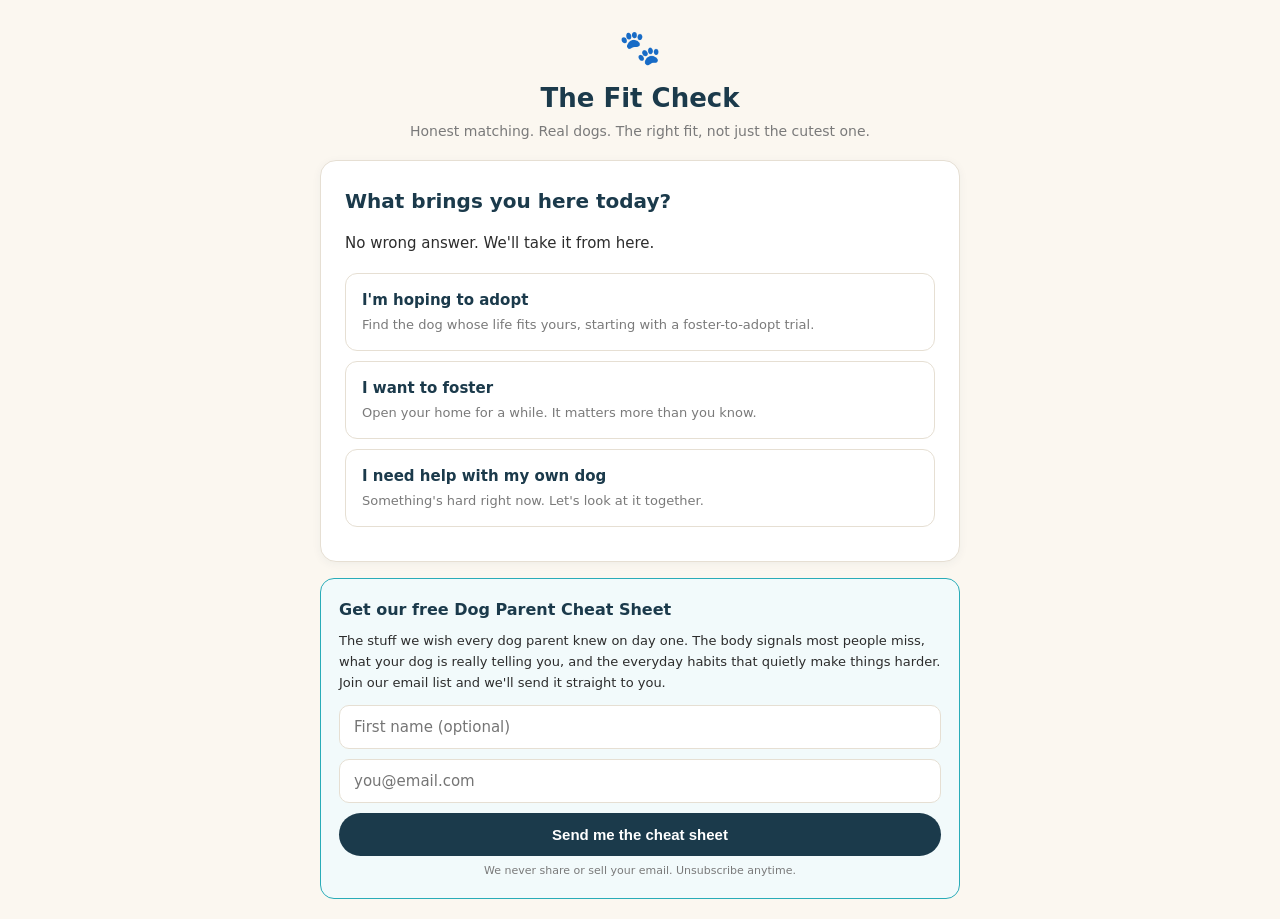
<file: index.html>
<!DOCTYPE html>
<html lang="en"><head><meta charset="UTF-8">
<meta name="viewport" content="width=device-width, initial-scale=1.0">
<title>The Fit Check | Legacy Paws</title>
<link rel="stylesheet" href="style.css">
</head>
<body>
<div class="wrap">
  <div class="brand">
    <div class="paw">🐾</div>
    <h1>The Fit Check</h1>
    <p>Honest matching. Real dogs. The right fit, not just the cutest one.</p>
  </div>
  <div class="card">
    <h2>What brings you here today?</h2>
    <p class="lead">No wrong answer. We'll take it from here.</p>
    <a class="opt" style="text-decoration:none;" data-href="match.html?intent=adopt"><strong>I'm hoping to adopt</strong>
      <span>Find the dog whose life fits yours, starting with a foster-to-adopt trial.</span></a>
    <a class="opt" style="text-decoration:none;" data-href="match.html?intent=foster"><strong>I want to foster</strong>
      <span>Open your home for a while. It matters more than you know.</span></a>
    <a class="opt" style="text-decoration:none;" data-href="help.html"><strong>I need help with my own dog</strong>
      <span>Something's hard right now. Let's look at it together.</span></a>
  </div>
  <div id="subscribe"></div>
</div>
<script src="shared.js"></script>
<script>
  subscribeBlock(document.getElementById('subscribe'), 'front-door');
  // Carry ?rescue=... through to whichever tool they pick.
  const r = new URLSearchParams(location.search).get('rescue');
  document.querySelectorAll('[data-href]').forEach(a=>{
    let h = a.dataset.href;
    if(r) h += (h.includes('?')?'&':'?') + 'rescue=' + encodeURIComponent(r);
    a.href = h;
  });
</script>
</body></html>
</file>
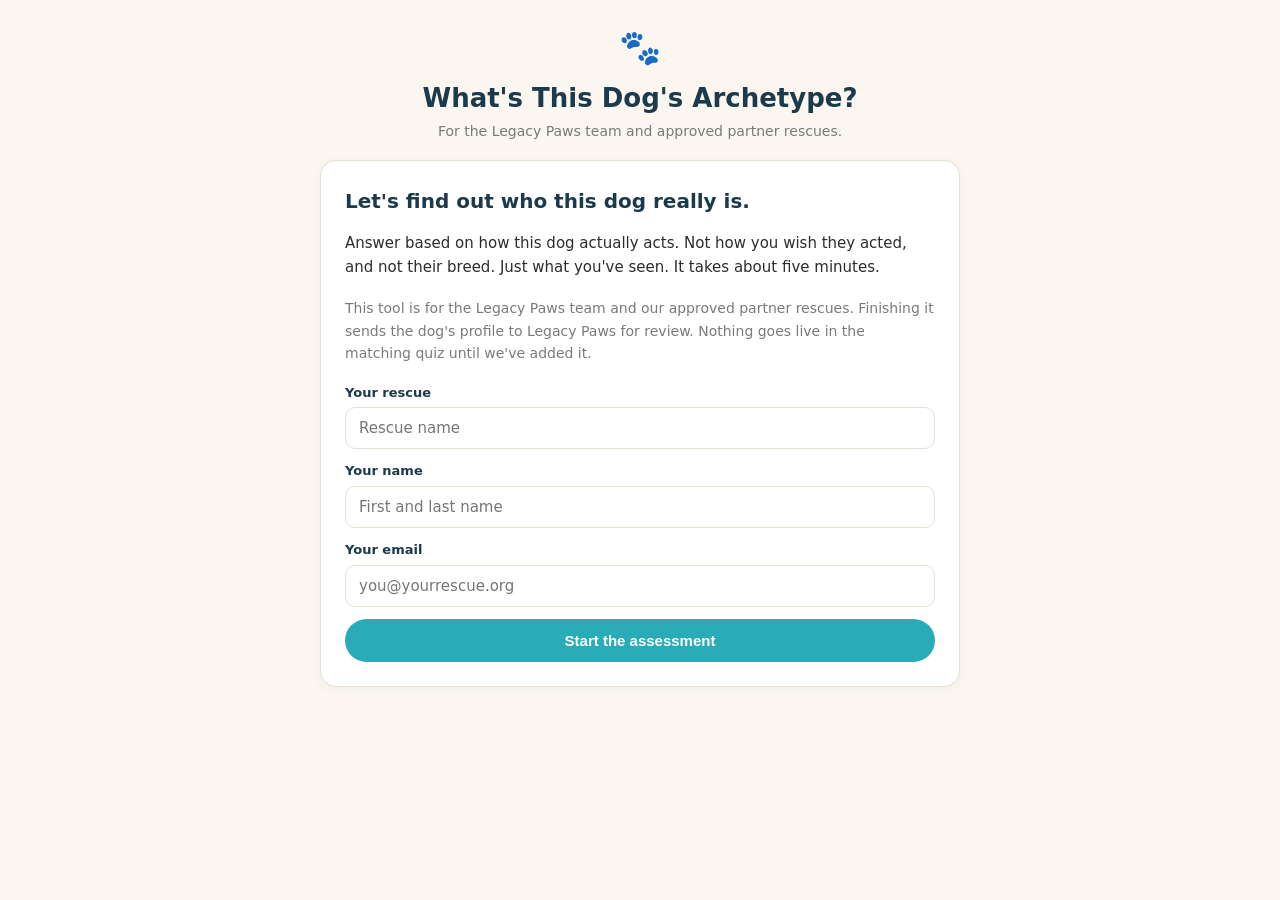
<file: dog-archetype.html>
<!DOCTYPE html>
<html lang="en"><head><meta charset="UTF-8">
<meta name="viewport" content="width=device-width, initial-scale=1.0">
<meta name="robots" content="noindex">
<title>Dog Archetype Assessment | Legacy Paws</title>
<link rel="stylesheet" href="style.css">
<style>
  .field{margin-bottom:12px;}
  .field label{display:block;font-size:13px;font-weight:600;color:var(--navy);margin-bottom:4px;}
  .field input,.field textarea{width:100%;border:1.5px solid var(--line);border-radius:10px;padding:11px 13px;
    font-size:15px;font-family:inherit;}
  .field textarea{min-height:110px;resize:vertical;}
  .field input:focus,.field textarea:focus{outline:none;border-color:var(--teal);}
  .field .hint{font-size:12px;color:var(--muted);margin-top:3px;}
  .err{font-size:13px;color:var(--coral);margin-bottom:8px;display:none;}
  .arch{border:1px solid var(--line);border-left:4px solid var(--teal);border-radius:12px;padding:18px;
    background:#f2fafb;margin-bottom:14px;}
  .arch .kicker{font-size:11px;font-weight:700;text-transform:uppercase;letter-spacing:.06em;color:var(--teal);}
  .arch h3{font-size:22px;color:var(--navy);margin:2px 0 8px;}
  .arch .scene{font-style:italic;margin-bottom:10px;}
  .arch p{font-size:14px;margin-bottom:6px;}
  .runner{background:#fffdf6;border:1px solid var(--line);border-radius:10px;padding:12px 14px;font-size:13px;margin-bottom:14px;}
  .gates{background:#fff;border:1px solid var(--line);border-radius:12px;padding:14px 16px;font-size:14px;margin-bottom:14px;}
  .gates li{margin-left:18px;}
  details.team{margin-top:16px;font-size:13px;}
  details.team pre{background:#1B3A4B;color:#EFE9DF;border-radius:10px;padding:12px;white-space:pre-wrap;
    word-break:break-word;font-size:12px;margin-top:8px;}
  .seg{display:flex;gap:8px;margin-bottom:6px;flex-wrap:wrap;}
  .seg button{flex:1;min-width:90px;background:#fff;border:1.5px solid var(--line);border-radius:10px;
    padding:10px 8px;font-size:14px;cursor:pointer;color:var(--ink);}
  .seg button.on{border-color:var(--teal);background:#e8f7f8;color:var(--navy);font-weight:600;}
  .gate-row{margin-bottom:14px;}
  .gate-row .q{font-size:15px;font-weight:600;color:var(--navy);margin-bottom:6px;}
</style>
</head>
<body>
<div class="wrap">
  <div class="brand">
    <div class="paw">🐾</div>
    <h1>What's This Dog's Archetype?</h1>
    <p>For the Legacy Paws team and approved partner rescues.</p>
  </div>
  <div class="card" id="app"></div>
</div>

<script src="archetypes.js"></script>
<script src="shared.js"></script>
<script>
/* ============================================================
   LEGACY PAWS: DOG ARCHETYPE ASSESSMENT
   For staff, fosters, and APPROVED partner rescues only.
   Nothing here publishes a dog. It sends a profile to Legacy Paws
   (path: 'dog-profile' in QuizLeads) for review. A dog only goes
   live in the matching quiz once Legacy Paws adds it to dogs.json
   under a rescue marked "approved": true.
   ============================================================ */
const app = document.getElementById('app');
const go = makeGo(app);
const params = new URLSearchParams(location.search);
let S = { about:{}, scores:{}, picks:{}, gates:{}, dog:{} };

/* ---------- Part A: the nine archetype questions ---------- */
const AQ = [
  {q:"How would you describe this dog's energy day to day?", opts:[
    ['Low, mostly resting, content to lie around', {'lap-anchor':2,'porch-sitter':2}],
    ['Moderate, a steady mix of rest and activity', {'family-glue':1,'shadow':1}],
    ['High, always ready to go, hard to tire out', {'trail-buddy':2,'backyard-romper':2}]]},
  {q:'Where does this dog seem happiest?', opts:[
    ['Glued to your side or curled in your lap', {'lap-anchor':2,'shadow':1}],
    ['Following you from room to room', {'shadow':2}],
    ['Out on a trail, hike, or run', {'trail-buddy':2}],
    ['Tearing around a yard with a toy', {'backyard-romper':2}],
    ['A sunny, quiet spot, mostly by themselves', {'porch-sitter':2}]]},
  {q:'How does this dog react to new people?', opts:[
    ['Warms up to almost anyone, fast', {'family-glue':2}],
    ['Cautious at first, but comes around', {'slow-trust-sweetheart':1,'one-person-dog':1}],
    ['Friendly enough, but clearly has a favorite person', {'one-person-dog':2}],
    ['Takes real time, needs a slow, patient introduction', {'slow-trust-sweetheart':3}]]},
  {q:'How does this dog handle a busy, noisy household (kids, guests, chaos)?', opts:[
    ['Thrives in it, the more going on the better', {'family-glue':2}],
    ['Handles it fine, nothing special either way', {'family-glue':1,'trail-buddy':1}],
    ['Gets overwhelmed and needs to retreat', {'slow-trust-sweetheart':2,'lap-anchor':1}]]},
  {q:'How does this dog handle being left alone?', opts:[
    ['Struggles, real distress, hard to leave', {'shadow':2,'one-person-dog':1}],
    ['Some fussing at first, but settles', {'slow-trust-sweetheart':1}],
    ['Totally fine, genuinely independent', {'trail-buddy':1,'family-glue':1,'porch-sitter':1}]]},
  {q:"What's this dog's relationship with play?", opts:[
    ['Loves toys, fetch, zoomies. Play is everything', {'backyard-romper':2}],
    ['More into affection and closeness than play', {'lap-anchor':2}],
    ['Wants a real job: hiking, running, working alongside you', {'trail-buddy':2}],
    ["Doesn't play much, just wants to be near you", {'shadow':1,'porch-sitter':1}]]},
  {q:'Who does this dog bond with in a household?', opts:[
    ['Everyone pretty equally', {'family-glue':2}],
    ['One specific person, clearly above everyone else', {'one-person-dog':3}],
    ["Whoever's giving them attention in the moment", {'lap-anchor':1}]]},
  {q:'Where is this dog in life?', opts:[
    ['Senior or low-key by nature, wants an easy pace', {'porch-sitter':3}],
    ['Young and full of go', {'trail-buddy':1,'backyard-romper':1}],
    ['Middle-aged, settled temperament either way', {}]]},
  {q:"What do you know about this dog's past, if anything?", opts:[
    ['Signs of past under-socialization, trauma, or neglect', {'slow-trust-sweetheart':2}],
    ['Seems to have had a stable, social upbringing', {'family-glue':1}],
    ['Unknown, no real signal either way', {}]]},
];

/* ---------- Part B: safety gates (these decide who sees the dog) ---------- */
const GQ = [
  {key:'young_kids',    q:'Young children under 6?'},
  {key:'kids',          q:'Older kids (school age and up)?'},
  {key:'dogs',          q:'Other dogs?'},
  {key:'cats',          q:'Cats?'},
  {key:'small_animals', q:'Small animals or livestock (rabbits, chickens, goats)?'},
];

/* ---------- Intro ---------- */
function intro(){
  go(()=>{
    app.appendChild(el(`<div>
      <h2>Let's find out who this dog really is.</h2>
      <p class="lead">Answer based on how this dog actually acts. Not how you wish they acted, and not their breed. Just what you've seen. It takes about five minutes.</p>
      <p class="lead" style="font-size:14px;color:var(--muted);">This tool is for the Legacy Paws team and our approved partner rescues. Finishing it sends the dog's profile to Legacy Paws for review. Nothing goes live in the matching quiz until we've added it.</p>
      <div class="err" id="err">Please fill in your rescue name and a valid email.</div>
      <div class="field"><label>Your rescue</label><input id="a-rescue" value="${esc(params.get('rescue')||'')}" placeholder="Rescue name"></div>
      <div class="field"><label>Your name</label><input id="a-name" placeholder="First and last name"></div>
      <div class="field"><label>Your email</label><input id="a-email" type="email" placeholder="you@yourrescue.org"></div>
      <button class="btn full" id="go">Start the assessment</button>
    </div>`));
    document.getElementById('go').onclick=()=>{
      const rescue=document.getElementById('a-rescue').value.trim();
      const email=document.getElementById('a-email').value.trim();
      if(!rescue || !/^[^@\s]+@[^@\s]+\.[^@\s]+$/.test(email)){ document.getElementById('err').style.display='block'; return; }
      S.about={ rescue, rescueId: params.get('rescue')||'', name:document.getElementById('a-name').value.trim(), email };
      S.scores={}; ARCHETYPE_KEYS.forEach(k=>S.scores[k]=0); S.picks={};
      askA(0);
    };
  });
}

const TOTAL = AQ.length + 2;  // nine questions + gates + dog details

function askA(i){
  if(i>=AQ.length){ askGates(); return; }
  const g=AQ[i];
  go(()=>{
    app.appendChild(el(`<div class="progress"><span style="width:${(i/TOTAL)*100}%"></span></div>`));
    const box=el(`<div><p class="lead" style="margin-bottom:6px;color:var(--muted);">Question ${i+1} of ${AQ.length}</p><h2>${g.q}</h2></div>`);
    g.opts.forEach(([t,pts])=>{
      const b=el(`<button class="opt"><strong>${esc(t)}</strong></button>`);
      b.onclick=()=>{ for(const k in pts) S.scores[k]+=pts[k]; S.picks['q'+(i+1)]=t; askA(i+1); };
      box.appendChild(b);
    });
    app.appendChild(box);
  });
}

function askGates(){
  go(()=>{
    app.appendChild(el(`<div class="progress"><span style="width:${(AQ.length/TOTAL)*100}%"></span></div>`));
    const box=el(`<div>
      <h2>Who can this dog safely live with?</h2>
      <p class="lead">These answers decide which homes ever see this dog, so be honest. If you haven't seen it, choose <b>Not sure</b> and we'll treat it as a no until we know more.</p>
    </div>`);
    const rows=GQ.map(g=>({g, val:null})).concat([{g:{key:'experienced', q:'Does this dog need an experienced handler? (Not a fit for first-time owners)'}, val:null, yn:true}]);
    rows.forEach(r=>{
      const row=el(`<div class="gate-row"><div class="q">${r.yn?r.g.q:'Can live with '+r.g.q.charAt(0).toLowerCase()+r.g.q.slice(1)}</div><div class="seg"></div></div>`);
      const seg=row.querySelector('.seg');
      const choices = r.yn ? [['Yes','yes'],['No','no']] : [['Yes','yes'],['No','no'],['Not sure','unsure']];
      choices.forEach(([t,v])=>{
        const b=el(`<button>${t}</button>`);
        b.onclick=()=>{ r.val=v; seg.querySelectorAll('button').forEach(x=>x.classList.remove('on')); b.classList.add('on'); };
        seg.appendChild(b);
      });
      box.appendChild(row);
    });
    box.appendChild(el(`<div class="err" id="gerr">Please answer every question.</div>`));
    const next=el(`<button class="btn full">Next</button>`);
    next.onclick=()=>{
      if(rows.some(r=>!r.val)){ document.getElementById('gerr').style.display='block'; return; }
      S.gates={}; rows.forEach(r=>S.gates[r.g.key]=r.val);
      askDog();
    };
    box.appendChild(next);
    app.appendChild(box);
  });
}

function askDog(){
  go(()=>{
    app.appendChild(el(`<div class="progress"><span style="width:${((AQ.length+1)/TOTAL)*100}%"></span></div>`));
    app.appendChild(el(`<div>
      <h2>Tell us about this dog.</h2>
      <div class="err" id="derr">Please add the dog's name and story.</div>
      <div class="field"><label>Dog's name</label><input id="d-name"></div>
      <div class="field"><label>Photo link</label><input id="d-photo" placeholder="https://...">
        <div class="hint">Optional. A link to one good, clear photo.</div></div>
      <div class="field"><label>Their story</label><textarea id="d-story" placeholder="Where they came from, what they've been through, what they're like now. The honest version, including the hard parts."></textarea></div>
      <div class="field"><label>Who is this dog perfect for?</label><input id="d-why" placeholder="One sentence, like: You have a calm home and the patience to let a shy girl warm up.">
        <div class="hint">Optional. We'll use the archetype's description if you leave it blank.</div></div>
      <div class="field"><label>Link to this dog's page</label><input id="d-link" placeholder="https://...">
        <div class="hint">Optional. Where people go to apply for this dog.</div></div>
      <button class="btn full" id="see">See this dog's archetype</button>
    </div>`));
    document.getElementById('see').onclick=()=>{
      const name=document.getElementById('d-name').value.trim(), story=document.getElementById('d-story').value.trim();
      if(!name || !story){ document.getElementById('derr').style.display='block'; return; }
      S.dog={ name, story,
        photo:document.getElementById('d-photo').value.trim(),
        why:document.getElementById('d-why').value.trim(),
        link:document.getElementById('d-link').value.trim() };
      result();
    };
  });
}

function buildProfile(top){
  const not_with = GQ.filter(g=>S.gates[g.key]!=='yes').map(g=>g.key);
  // If older kids are a no, young kids are a no too.
  if(not_with.includes('kids') && !not_with.includes('young_kids')) not_with.unshift('young_kids');
  return {
    id: S.dog.name.toLowerCase().replace(/[^a-z0-9]+/g,'-').replace(/^-|-$/g,''),
    rescue: S.about.rescueId || S.about.rescue.toLowerCase().replace(/[^a-z0-9]+/g,'-').replace(/^-|-$/g,''),
    name: S.dog.name, emoji: '🐶', photo: S.dog.photo,
    status: 'available',
    archetype: top,
    not_with,
    experienced_only: S.gates.experienced==='yes',
    why: S.dog.why, story: S.dog.story, link: S.dog.link
  };
}

function result(){
  const ranked = ARCHETYPE_KEYS.slice().sort((a,b)=>S.scores[b]-S.scores[a]);
  const top=ranked[0], second=ranked[1];
  const close = S.scores[top]-S.scores[second] <= 1 && S.scores[second]>0;
  const A=ARCHETYPES[top], B=ARCHETYPES[second];
  const profile = buildProfile(top);
  const gateLines = GQ.map(g=>`<li>${S.gates[g.key]==='yes'?'Can live with':'Not shown to homes with'} ${g.q.replace('?','').toLowerCase()}${S.gates[g.key]==='unsure'?' (not sure yet)':''}</li>`).join('')
    + `<li>${profile.experienced_only?'Experienced handlers only':'Open to first-time owners'}</li>`;

  go(()=>{
    app.appendChild(el(`<div>
      <div class="arch">
        <div class="kicker">${esc(S.dog.name)}'s archetype is</div>
        <h3>${A.name}</h3>
        <div class="scene">${A.scene}</div>
        <p><b>Ideal traits:</b> ${A.traits}</p>
        <p><b>Best fit:</b> ${A.fit}</p>
      </div>
      ${close?`<div class="runner"><b>Close call.</b> ${esc(S.dog.name)} also scored high as <b>${B.name}</b>: ${B.scene} Keep both in mind when you write their profile.</div>`:''}
      <div class="gates"><b>Who will see ${esc(S.dog.name)} in the matching quiz</b><ul style="margin-top:6px;">${gateLines}</ul></div>
      <div class="err" id="serr">Something went wrong. Please try again.</div>
      <button class="btn full navy" id="send">Send ${esc(S.dog.name)}'s profile to Legacy Paws</button>
      <p class="privacy" style="margin-top:8px;">We review every dog before it goes live, and we'll reach out if we have questions.</p>
      <div id="sent"></div>
      <button class="btn ghost restart" id="again">Assess another dog</button>
      <details class="team"><summary>For the Legacy Paws team: ready-to-paste entry for dogs.json</summary><pre>${esc(JSON.stringify(profile,null,2))}</pre></details>
    </div>`));
    document.getElementById('again').onclick=()=>{ S.scores={}; ARCHETYPE_KEYS.forEach(k=>S.scores[k]=0); S.picks={}; askA(0); };
    document.getElementById('send').onclick=()=>{
      const btn=document.getElementById('send'); btn.textContent='Sending...'; btn.disabled=true;
      const contact={
        email:S.about.email, name:S.about.name, path:'dog-profile',
        tags:['dog-profile','needs-review','rescue:'+profile.rescue,'archetype:'+top],
        resultLabel:'Dog profile for review | Rescue: '+S.about.rescue+' | Dog: '+S.dog.name
          +' | Archetype: '+ARCHETYPES[top].name+(close?' (close call: '+ARCHETYPES[second].name+')':'')
          +' || DOGS.JSON ENTRY: '+JSON.stringify(profile),
        details:'Rescue: '+S.about.rescue+' | Dog: '+S.dog.name+' | '+Object.entries(S.picks).map(([k,v])=>k+'='+v).join('; ')
               +' | gates: '+JSON.stringify(S.gates)
               +'\n\nDOGS.JSON ENTRY (copy everything below):\n'+JSON.stringify(profile,null,2),
        rescueName:S.about.rescue, dogProfile:profile, scores:S.scores
      };
      lpSend(contact).then(()=>{
        btn.remove();
        document.getElementById('sent').innerHTML=`<div class="ok">Sent. Thank you for taking the time to really know ${esc(S.dog.name)}. 🐾</div>`;
      }).catch(()=>{ btn.textContent='Try again'; btn.disabled=false; document.getElementById('serr').style.display='block'; });
    };
  });
}

intro();
</script>
</body></html>
</file>
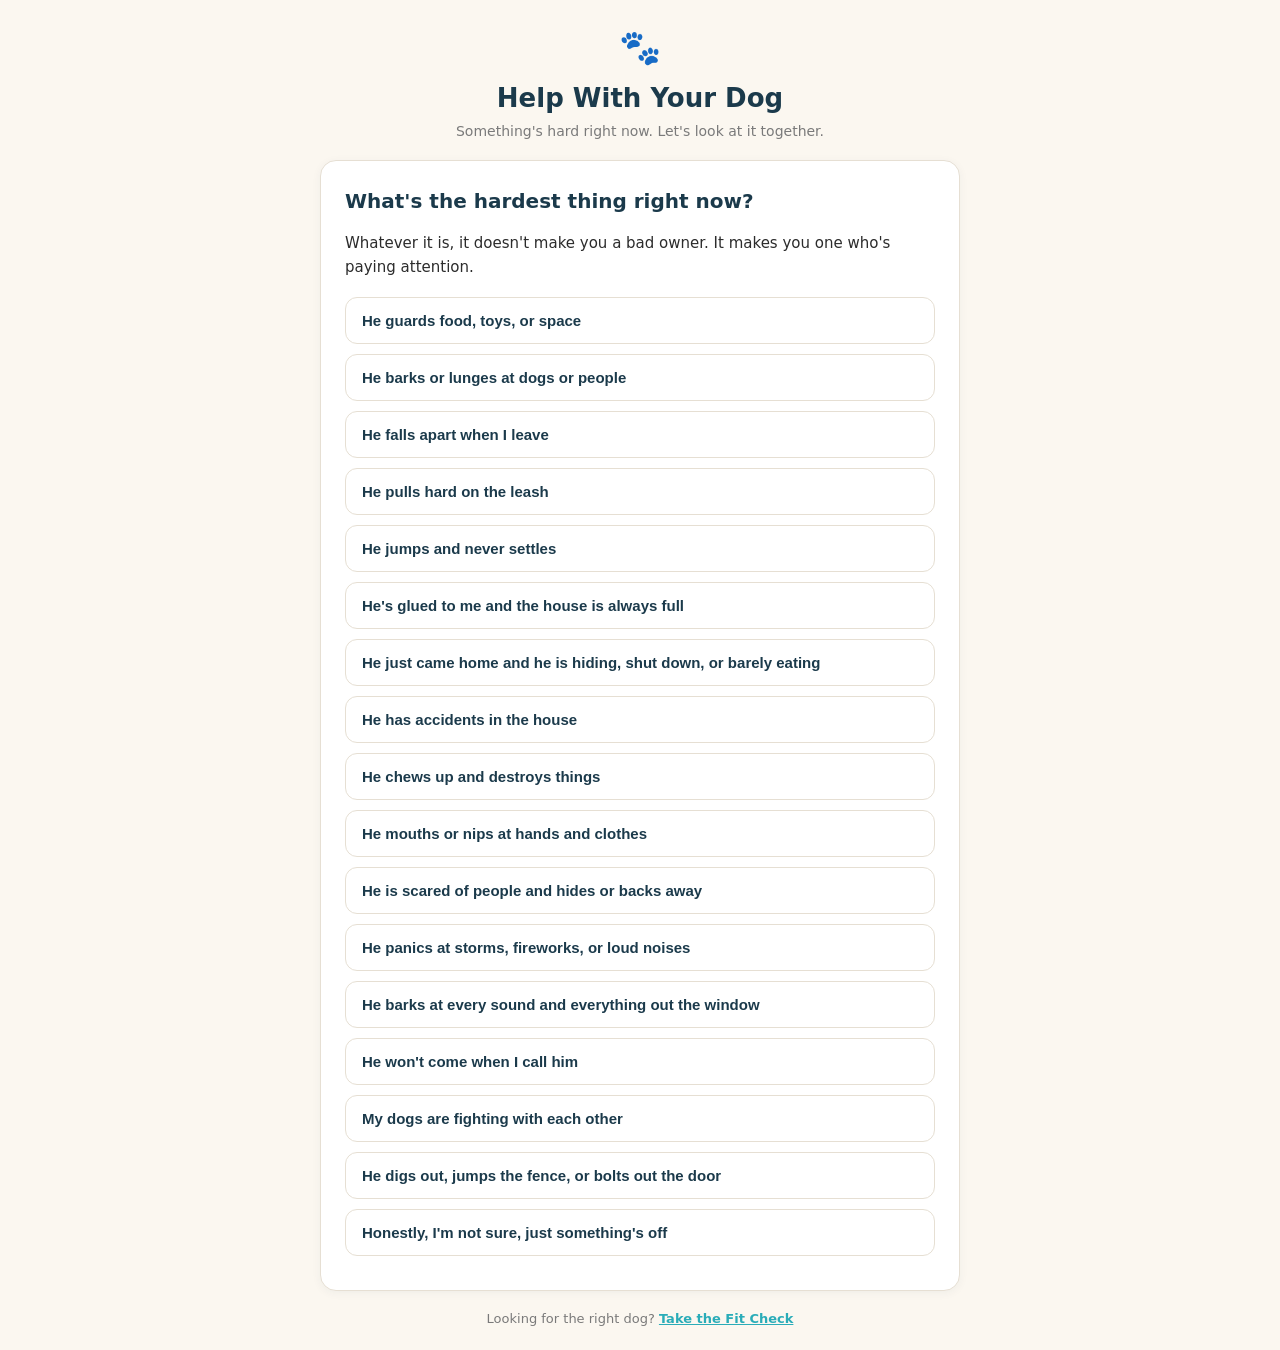
<file: help.html>
<!DOCTYPE html>
<html lang="en"><head><meta charset="UTF-8">
<meta name="viewport" content="width=device-width, initial-scale=1.0">
<title>Help With Your Dog | Legacy Paws</title>
<link rel="stylesheet" href="style.css">
</head>
<body>
<div class="wrap">
  <div class="brand">
    <div class="paw">🐾</div>
    <h1>Help With Your Dog</h1>
    <p>Something's hard right now. Let's look at it together.</p>
  </div>
  <div class="card" id="app"></div>
  <div class="crosslink" id="crosslink"></div>
</div>

<script src="shared.js"></script>
<script>
/* ============================================================
   LEGACY PAWS: HELP WITH MY DOG (standalone)
   Share link: help.html   (add ?rescue=<id> to tag leads
   with the partner who sent them)
   ============================================================ */
const params = new URLSearchParams(location.search);
const SCOPE = (params.get('rescue')||'').trim().toLowerCase() || null;
const app = document.getElementById('app');
const go = makeGo(app);
let STATE = { path:'help', answers:{}, result:null };

document.getElementById('crosslink').innerHTML =
  `Looking for the right dog? <a href="match.html${SCOPE?'?rescue='+encodeURIComponent(SCOPE):''}">Take the Fit Check</a>`;

/* ---------------- HELP PATH (mismatch engine) ---------------- */
const HELP_Q=[
  {key:'issue', q:"What's the hardest thing right now?", opts:[
    {t:'He guards food, toys, or space', v:'guard'},
    {t:'He barks or lunges at dogs or people', v:'react'},
    {t:'He falls apart when I leave', v:'sep'},
    {t:'He pulls hard on the leash', v:'leash'},
    {t:'He jumps and never settles', v:'jump'},
    {t:"He's glued to me and the house is always full", v:'velcro'},
    {t:'He just came home and he is hiding, shut down, or barely eating', v:'shutdown'},
    {t:'He has accidents in the house', v:'potty'},
    {t:'He chews up and destroys things', v:'chew'},
    {t:'He mouths or nips at hands and clothes', v:'nip'},
    {t:'He is scared of people and hides or backs away', v:'shy'},
    {t:'He panics at storms, fireworks, or loud noises', v:'noise'},
    {t:'He barks at every sound and everything out the window', v:'bark'},
    {t:"He won't come when I call him", v:'recall'},
    {t:'My dogs are fighting with each other', v:'housefight'},
    {t:'He digs out, jumps the fence, or bolts out the door', v:'escape'},
    {t:"Honestly, I'm not sure, just something's off", v:'unsure'}]},
];

const PLANS={
  guard:{title:'He growls over his food',
    read:"That growl isn't him being bad. It's him telling the truth: in some earlier life, things he needed disappeared, and now he's keeping what's his the only way he knows how.",
    feeling:'Fear of losing what he needs to survive. Not dominance. Survival.',
    getting:'Right now the growl works. People back off, so it keeps happening. We change what it earns him.',
    now:"Never punish the growl. The growl is the warning label. Punish it and you get a dog who bites with no warning. Instead, walk past his bowl and drop something better in it, chicken, cheese, so your approach starts to mean good things arrive, not leave. Hand-feed a few meals so the food literally comes from you. If you must move a bowl, lift it straight up when it's empty, never drag it out from under him.",
    backfire:'Taking his bowl away "to show him who\'s boss" teaches him you are the threat he feared. It makes guarding worse, not better.',
    help:"Help is more there than it looks. Most food guarding settles with steady, calm work like this over a few weeks. If he's already bitten or it's escalating, a certified behavior consultant can work alongside you, and that's a strength, not a failure."},
  react:{title:'He barks and lunges',
    read:"A dog who lunges usually isn't angry. He's scared, and he's learned that making himself big and loud makes the scary thing go away.",
    feeling:'Fear dressed up as bravado. He wants distance, and noise buys it.',
    getting:'Every time he barks and the other dog passes, his outburst "worked." It gets reinforced daily.',
    now:"Give him distance before he tips over. Find the range where he notices the trigger but can still take a treat, and work there. The second he sees the other dog, feed him, so the trigger predicts chicken instead of conflict. Don't march him up to other dogs to make him deal with it. Turn and make space. Calm is a direction you walk toward.",
    backfire:'Yanking the leash or yelling when he reacts adds your stress to his. Now the trigger means both danger and your anger.',
    help:"Help is more there than it looks. Distance plus good timing changes a lot of dogs. If he's big, strong, or has a bite history, a reactivity-experienced trainer is the right call, and reaching for one means you're taking it seriously."},
  sep:{title:'He falls apart the second you leave',
    read:"This isn't him being needy or spiteful. A dog who panics alone is a dog who, somewhere, got left and it meant something terrible.",
    feeling:'Genuine panic. Closer to a human panic attack than to misbehavior.',
    getting:"Long emotional goodbyes and big homecomings tell him departures are a huge deal. We make them boring.",
    now:"Keep comings and goings flat and calm, no drama either direction. Practice leaving for seconds, then minutes, building up slowly so being alone stops predicting abandonment. Give him something that lasts, a stuffed frozen Kong, tied to you walking out, so the door starts to mean good things.",
    backfire:'Punishing the mess or the noise you come home to adds fear to a dog who is already terrified. He can\'t connect it to anything except that you came back upset.',
    help:"Help is more there than it looks. Mild cases ease with slow, steady practice. True separation panic is real and treatable, often faster with a behavior professional and sometimes your vet, and using them is wisdom, not weakness."},
  leash:{title:'He drags you down the street',
    read:"He's not trying to dominate the walk. The world is thrilling and he simply never learned that a loose leash is how you get to keep moving.",
    feeling:'Excitement and a lack of a rule he was never taught.',
    getting:'Right now pulling works, he pulls, he gets forward. So he pulls harder.',
    now:"Make pulling stop working. The moment the leash goes tight, you stop, like a tree. Slack returns, you move again. Boring but it teaches fast: tight leash, nothing happens; loose leash, the walk continues. Reward him for being beside you with a treat down at your knee so that spot pays off.",
    backfire:'Jerking him back constantly just builds a dog who leans into pressure harder. You become part of the tug-of-war.',
    help:"Help is more there than it looks. Most pulling is a teaching problem and gets better with consistency. A good force-free trainer can shortcut it, especially if he's strong enough to hurt you."},
  jump:{title:'He jumps on everyone',
    read:"Jumping is love with no off switch. He's not being rude, he's flooded with joy and his whole body says hello.",
    feeling:'Pure social excitement looking for a place to land.',
    getting:'He jumps, he gets eyes, hands, words, even "off!" is attention. It pays.',
    now:"Make four-on-the-floor the thing that earns attention. When he jumps, turn away and go quiet, no eyes, no touch, no talk. The instant his feet land, turn back and reward. Ask guests to do the same. He learns the fastest way to get the person is to keep his feet down.",
    backfire:'Kneeing him or shoving him off reads as rough play to an excited dog. Some jump more, because hey, you engaged.',
    help:"Help is more there than it looks. This one usually fixes itself with everyone staying consistent. If he's big enough to knock someone over, a trainer can speed it up."},
  velcro:{title:"A close-bonded dog in a house that's always full",
    read:"He found his person, you, and after whatever came before, he's terrified to let you out of sight. The full house just gives him more to track and more to lose.",
    feeling:'Insecurity. He hasn\'t yet learned that you always come back.',
    getting:'Following you everywhere gets reassured every time. We help him feel safe at a small distance too.',
    now:"Build tiny absences inside the house. Step behind a door and come right back, before he panics, so distance stops being scary. Give him a great spot of his own, a bed with something that smells like you, near the action but his. Reward him for settling there on his own. Let calm be where the good stuff happens.",
    backfire:'Shooing him away to "teach independence" confirms his fear that closeness to you is unstable. Gentle, predictable distance works better than rejection.',
    help:"Help is more there than it looks. Most velcro dogs relax as they learn the house is safe. If it tips into true panic when you leave, a behavior professional can help you build his confidence."},
  shutdown:{title:"He just came home and he's shut down",
    read:"This is not him rejecting you. Everything he knew just disappeared, the smells, the sounds, the people, and he has no way of knowing this place is safe yet. Hiding is how he protects himself while he figures it out.",
    feeling:'Overwhelm. His whole world changed overnight, and he is in survival mode until he learns the new one.',
    getting:'Hiding gives him control over the one thing he can control: how close the scary new world gets.',
    now:"Give him a quiet spot that is just his, a crate with the door open or a bed in a low-traffic corner, and let him come out on his own time. Sit nearby and read or scroll your phone so being around you is boring and safe. Keep the same routine every day, same meal times, same potty spots, so he can start predicting his life. Skip the visitors, the pet store trips, and the meet-the-family parties for a while. A lot of rescue dogs need days to decompress, weeks to learn the routine, and months to truly feel at home.",
    backfire:'Pulling him out to cuddle, or inviting everyone over to meet him, floods a dog who is already drowning. It teaches him people mean pressure, and it can set his trust back weeks.',
    help:"Help is more there than it looks. Most dogs start to unfold once they feel the routine is real. If he has not eaten at all in more than a day or two, or he is vomiting, has diarrhea, or seems lethargic, call your vet. That is not just nerves anymore."},
  potty:{title:'He has accidents in the house',
    read:"He is not doing it to get back at you. Dogs don't think that way. Either he never fully learned where the bathroom is, or a new home wiped out what he knew. A lot of rescue dogs have lived in kennels or outside, so indoors has no rules yet.",
    feeling:'Confusion. Sometimes discomfort, if something medical is going on.',
    getting:'Relief, wherever he happens to be when he needs it.',
    now:"Go back to puppy basics, no matter his age. Take him out after he wakes up, after he eats, after he plays, and every couple of hours in between. Go out with him, stay boring, and the second he finishes, praise him and give him a treat right there outside, not when you get back in. When you can't watch him, keep him in a small space like a crate or gated area. Clean accidents with an enzyme cleaner so the smell doesn't call him back to the same spot.",
    backfire:'Rubbing his nose in it or scolding him after the fact only teaches him that peeing in front of you is dangerous. Then he starts sneaking off to go behind the couch.',
    help:"Help is more there than it looks. Consistency usually turns this around in a few weeks. If a dog who was fully house-trained suddenly starts having accidents, or he is peeing a lot or straining, see your vet first. Infections and other medical problems often show up this way."},
  chew:{title:'He chews up and destroys things',
    read:"He's not being spiteful. Chewing is how dogs cope, explore, and calm themselves down. A bored or anxious dog will find something to chew. It just might be your shoes.",
    feeling:'Boredom, stress, or teething in a young dog. Chewing literally feels good and calms him.',
    getting:'Relief and something to do. The chewing itself is the reward.',
    now:"Give him things he is allowed to destroy, and rotate them so they stay interesting: chews, stuffed frozen Kongs, cardboard boxes, snuffle mats. Put away what you can't afford to lose while he's learning. If you catch him chewing something wrong, calmly trade it for something right, no drama. Add more sniffing walks and puzzle feeders. A dog who has used his brain all day chews less at night.",
    backfire:"Chasing him to get the thing back turns it into the best game ever. Punishing him after you find the mess teaches him nothing, because he can't connect it to something he did hours ago.",
    help:"Help is more there than it looks. Most destructive chewing fades with outlets and management. If it only happens when he's alone, and he goes after doors, windows, or crates, that may be panic, not boredom, so look at the falls-apart-when-I-leave plan too."},
  nip:{title:'He mouths and nips at hands',
    read:"He's not trying to hurt you. Mouths are how dogs play and explore. Puppies and teenage dogs especially have big feelings and no idea yet how soft human skin is.",
    feeling:'Excitement, play, and sometimes exhaustion. Overtired puppies get bitey, just like overtired toddlers get cranky.',
    getting:'Play and attention. When you squeal and wave your hands, it looks like you are playing back.',
    now:"Keep a toy in your hand and offer it the moment his mouth heads for skin, so he learns what's for biting. If teeth touch skin anyway, go still and quiet, and calmly end the game for a minute. Then try again. Make sure he is getting enough sleep. Young dogs need a lot, and a lot of nipping is really a dog who needs a nap.",
    backfire:'Tapping his nose, holding his mouth shut, or rough wrestling to show him who\'s in charge usually makes him play rougher, or makes him scared of hands coming at his face.',
    help:"Help is more there than it looks. Most mouthy puppies grow out of it with consistency. If he is an adult dog, if he's breaking skin, or if it comes with stiffness or growling instead of play, talk to a trainer or behavior professional."},
  shy:{title:"He's scared of people",
    read:"He's not being rude or unfriendly. Somewhere along the way, people either hurt him or he never got the chance to learn they could be safe. Backing away is him asking for space, politely.",
    feeling:'Fear. People feel unpredictable to him, and he does not trust what their hands are going to do.',
    getting:'Distance. Every time he backs off and the person leaves him alone, he feels safer, so it keeps working.',
    now:"Let him make the first move, every time. Ask guests to ignore him completely, no eye contact, no reaching, no talking to him, and to toss a treat on the floor away from themselves. If he comes over to sniff, let him sniff and walk away without being touched. Give him a safe place to go when company comes. Confidence gets built by him choosing to come close, not by being pushed close.",
    backfire:'Letting people walk up and pet him "so he gets used to it," or holding him while someone touches him, teaches him that people force things on him. That is how a scared dog learns he has to bite to be heard.',
    help:"Help is more there than it looks. Shy dogs blossom slowly, but they do blossom. If he's growling, snapping, or so scared he can't eat around people, a certified behavior consultant can help, and so can your vet."},
  noise:{title:'He panics at storms, fireworks, and loud noises',
    read:"This isn't him being dramatic. To a dog, thunder and fireworks can feel like the world is ending. The fear is real, and it often gets worse over time if nothing changes.",
    feeling:'Real terror. Shaking, panting, pacing, hiding, trying to escape.',
    getting:'He is not getting anything from this. He just needs the scary thing to stop.',
    now:"Make him a safe den, an interior room or a covered crate, with the blinds closed and a fan, TV, or white noise running. It is okay to comfort him. You can't reinforce fear by being kind, so sit with him if that helps. On firework nights and stormy days, make sure his collar and ID tags are on and doors and gates are secure, because scared dogs bolt. On calm days, you can play storm or firework sounds very quietly while he eats something wonderful, slowly turning it up over weeks.",
    backfire:'Making him "face it" outside, or shutting him away and ignoring him, can make the fear worse. Some dogs hurt themselves trying to escape.',
    help:"Help is more there than it looks. Noise fear is very common and very treatable. For dogs who panic hard, talk to your vet before the next storm season or holiday. There are medications made for exactly this, and using one is kindness, not giving up."},
  bark:{title:'He barks at every sound and everything out the window',
    read:"He thinks he has a job, and the job is guard duty. Every sound outside could be danger, and he's the only one taking it seriously.",
    feeling:'Alert and on edge. Sometimes boredom, sometimes worry.',
    getting:'It works, in his mind. He barks at the mail carrier, and the mail carrier leaves. Every single day, he wins.',
    now:"Block the view he's guarding. Window film, closed blinds, or moving the couch away from the window takes a lot off his shoulders. Run a fan or white noise to soften outside sounds. When he barks, go look, say a calm 'thank you,' then call him away to you and reward him for coming. Give him other things to do with his brain, chews, puzzles, sniffing walks, so the window isn't his whole world.",
    backfire:'Yelling at him to stop sounds like you are barking right along with him. Now he thinks you are worried too.',
    help:"Help is more there than it looks. Most alarm barking calms down a lot with management alone. If the barking comes with lunging, panic, or he can't settle at all, a trainer or behavior professional can help."},
  recall:{title:"He won't come when I call",
    read:"He's not ignoring you to be stubborn. He's learned that coming back usually means the fun ends: the leash goes on, the park is over, the bath starts.",
    feeling:'Torn between you and everything else, and right now everything else is winning.',
    getting:'More time doing what he wants. Running off pays off.',
    now:"Make coming to you the best thing that happens all day. Practice inside first, from a few feet away, and pay with something amazing every time, real chicken, not a dry biscuit. Never call him for something he dislikes. Go get him instead. Outside, use a long line until coming back is automatic. If his name or 'come' has turned into background noise, pick a brand new word and start fresh.",
    backfire:"Chasing him turns it into a game of keep-away. Scolding him when he finally does come teaches him that coming back gets him in trouble, so next time he won't.",
    help:"Help is more there than it looks. Recall is a skill, and skills get built. If he has a strong prey drive, is a flight risk, or lives near roads, keep him on a leash or long line outside a fenced area until a trainer helps you get it solid."},
  housefight:{title:'My dogs are fighting with each other',
    read:"Fights between dogs in the same home usually aren't random. There is often something underneath: tension over food, toys, space, or you, a dog who is in pain, or a new dog who got introduced faster than either dog could handle.",
    feeling:'Stress and competition. One or both dogs feel like something they need is under threat.',
    getting:'Each fight can make the next one more likely, because both dogs learn to expect trouble from each other.',
    now:"Keep them apart when you can't watch them. Use baby gates, crates, or separate rooms, and take turns giving them freedom. Feed them apart and pick up toys and chews that cause tension. Learn the warning signs, staring, freezing, stiff bodies, and calmly separate them before it boils over. If a fight does start, never reach in between them with your hands. Make a loud noise, put a barrier between them, or use a board or cushion instead.",
    backfire:'"Letting them work it out" usually leads to bigger fights and real injuries. Punishing the growling removes the warning and leaves the bite.',
    help:"Help is more there than it looks. Many homes with fighting dogs find peace again with management and the right plan. If there has been blood, if fights are getting worse, or if you are scared, please bring in a certified behavior professional now, and have your vet check both dogs for pain."},
  escape:{title:'He digs out, jumps the fence, or bolts out the door',
    read:"He's not trying to leave you. Something on the other side is calling him louder than anything inside: a scent, another dog, boredom, fear, or just the thrill of running.",
    feeling:'Usually boredom, frustration, or a big drive to explore. Sometimes fear, if he is running from something.',
    getting:'Freedom and adventure. Every successful escape makes the next one more likely.',
    now:"Safety comes first, so fix the gap before training anything. Bury chicken wire along the fence line, add a lean-in topper or coyote rollers, and never leave him alone in the yard until it's secure. For door dashers, use a baby gate or leash at the door, and teach him to wait for a treat before the door opens. Give him more of what he's looking for outside: longer sniff walks, a digging pit in the yard, more time with you.",
    backfire:"Calling him angrily or chasing him when he gets out teaches him that coming back is scary. Then he runs even farther next time.",
    help:"Help is more there than it looks. Most escape artists settle with a secure yard and a fuller day. Make sure his ID tags and microchip info are up to date today, and if he is running from fear, look at the noise or shy plans too, or talk to a trainer."},
};

/* Follow-up diagnostic questions for the help path. Shown AFTER the
   reassurance and issue pick, BEFORE the plan. They sharpen the read and
   tell Domenica what her community struggles with. Reassurance stays first
   so a stressed person feels cared for before answering more. */
const HELP_FOLLOWUP=[
  {key:'h_duration', lead:"A few quick things so this actually fits your dog.",
    q:'How long has this been going on?', opts:[
    {t:'It is new, the last week or two', v:'new'},
    {t:'A while now, a month or more', v:'months'},
    {t:'As long as I have had him', v:'always'}]},
  {key:'h_intensity', q:'When it happens, how big is it?', opts:[
    {t:'Mild, more annoying than scary', v:'mild'},
    {t:'Real, it stops me in my tracks', v:'real'},
    {t:'Intense, someone could get hurt', v:'intense'}]},
  {key:'h_when', q:'When does it tend to show up?', opts:[
    {t:'Around specific things or triggers', v:'triggered'},
    {t:'When he is alone or I am leaving', v:'alone'},
    {t:'Pretty much anytime, hard to predict', v:'anytime'}]},
  {key:'h_tried', q:'What have you already tried?', opts:[
    {t:'Honestly, I am not sure where to start', v:'nothing'},
    {t:'A few things I read or was told', v:'some'},
    {t:'A lot, and I am worn out by it', v:'lots'}]},
  {key:'h_who', q:'Who else shares the home with him?', opts:[
    {t:'Just me, or me and other adults', v:'adults'},
    {t:'Kids in the house too', v:'kids'},
    {t:'Other pets in the mix', v:'pets'}]},
];

function helpFlow(){
  STATE.answers={}; STATE.text={};
  const g=HELP_Q[0];
  go(()=>{
    const box=el(`<div><h2>${g.q}</h2>
      <p class="lead">Whatever it is, it doesn't make you a bad owner. It makes you one who's paying attention.</p></div>`);
    g.opts.forEach(o=>{ const b=el(`<button class="opt"><strong>${o.t}</strong></button>`);
      b.onclick=()=>{ STATE.answers.issue=o.v; STATE.text[g.q]=o.t; o.v==='unsure'?helpResult('unsure'):helpFollowup(); }; box.appendChild(b); });
    app.appendChild(box);
  });
}

function helpFollowup(){
  let i=0;
  const TOTAL=1+HELP_FOLLOWUP.length+1;
  function ask(){
    if(i>=HELP_FOLLOWUP.length){ helpResult(STATE.answers.issue); return; }
    const g=HELP_FOLLOWUP[i];
    go(()=>{
      app.appendChild(el(`<div class="progress"><span style="width:${((i+1)/TOTAL)*100}%"></span></div>`));
      const box=el(`<div>${g.lead?`<p class="lead" style="margin-bottom:8px;color:var(--muted);">${g.lead}</p>`:''}<h2>${g.q}</h2></div>`);
      g.opts.forEach(o=>{ const b=el(`<button class="opt"><strong>${o.t}</strong></button>`);
        b.onclick=()=>{ STATE.answers[g.key]=o.v; STATE.text[g.q]=o.t; i++; ask(); }; box.appendChild(b); });
      app.appendChild(box);
    });
  }
  ask();
}

function helpReport(){
  const v=STATE.answers.issue;
  const title = v==='unsure' ? "Not sure, something's off" : PLANS[v].title;
  const answersText = readableAnswers(STATE.text);
  return { resultLabel: 'Help: '+title+' | Answers: '+answersText, details: answersText };
}

function capture(){
  const rep=helpReport();
  lpRecord(Object.assign({ path:'help', tags:['quiz','help','anonymous','help:'+STATE.answers.issue].concat(SCOPE?['via:'+SCOPE]:[]),
    scope: SCOPE||'direct' }, rep));
  captureBlock({ app, state:STATE, verb:'help',
    dest:{ href:'mailto:info@legacypawsrescue.org?subject=Help%20with%20my%20dog', label:'Talk to us about your dog' },
    extraTags: SCOPE?['via:'+SCOPE]:[], extra:{ ...rep, scope: SCOPE||'direct' },
    onRestart: helpFlow });
  app.appendChild(el(ANON_NOTE));
}

function helpResult(v){
  STATE.result={type:'help', issue:v};
  go(()=>{
    app.appendChild(el(`<div class="foundation">
      <h4>First, the ground under all of it</h4>
      Dogs live in right now. He isn't plotting, and he isn't holding a grudge. He's telling you how he feels in the only language he has: his body. When you change what a behavior earns him, you change the behavior. That's the whole game, and it's gentler than it sounds.</div>`));
    if(v==='unsure'){
      app.appendChild(el(`<div class="gap ok">
        <h4>Something's off, and you noticed. That counts.</h4>
        <div class="clash">Start here</div>
        <p class="step-txt">Watch his body for a day like you'd watch a toddler who can't talk yet. When does he stiffen, pant, pace, hide, or get loud? Those moments are him telling you what's hard. Once you can name the moment, come back and pick the issue that fits. You'll get a real plan made for it.</p>
        <div class="helpline">Help is more there than it looks. If you can't find the pattern, a calm conversation with your vet rules out pain first, which is where a surprising amount of so-called behavior actually starts.</div>
      </div>`));
      capture();
      return;
    }
    const pl=PLANS[v];
    let note='';
    if(STATE.answers.h_intensity==='intense'){
      note=`<div class="backfire" style="background:#fbeae7;"><b>One thing first:</b> you said this gets intense enough that someone could get hurt. The plan below is real and worth starting, but please don't carry that part alone. A certified behavior professional, and your vet to rule out pain, are the right call now, and reaching for them is the strong move, not the failing one.</div>`;
    }
    app.appendChild(el(`<div class="gap">
      <h4>${pl.title}</h4>
      <div class="plan-read">${pl.read}</div>
      ${note}
      <div class="step"><span class="step-lbl">What he's feeling</span><span class="step-txt">${pl.feeling}</span></div>
      <div class="step"><span class="step-lbl">What he's getting from it</span><span class="step-txt">${pl.getting}</span></div>
      <div class="step"><span class="step-lbl">How we change the now</span><span class="step-txt">${pl.now}</span></div>
      <div class="backfire"><b>The well-meaning move that backfires:</b> ${pl.backfire}</div>
      <div class="helpline">${pl.help}</div>
    </div>`));
    capture();
  });
}

helpFlow();
</script>
</body></html>
</file>
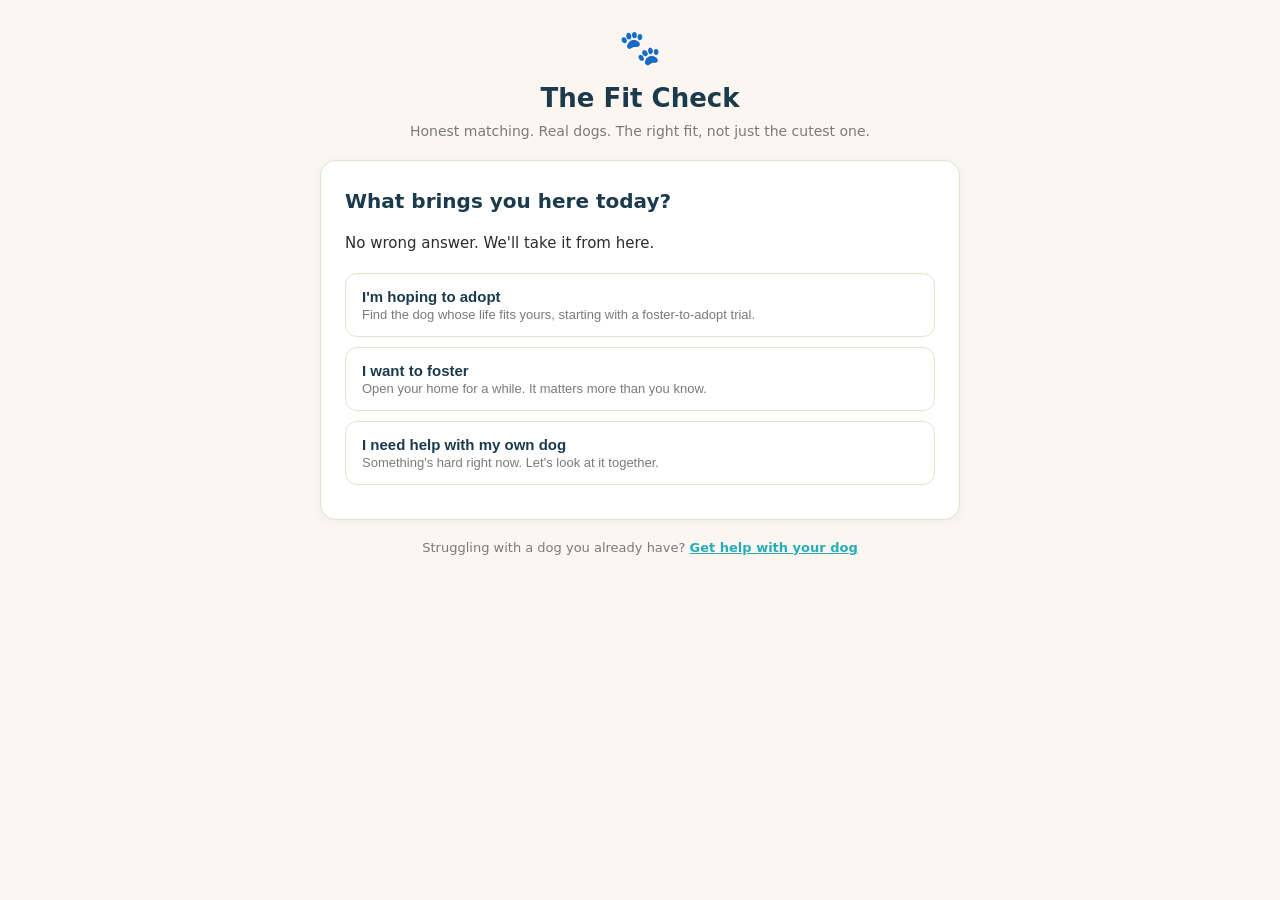
<file: match.html>
<!DOCTYPE html>
<html lang="en"><head><meta charset="UTF-8">
<meta name="viewport" content="width=device-width, initial-scale=1.0">
<title>The Fit Check | Legacy Paws</title>
<link rel="stylesheet" href="style.css">
</head>
<body>
<div class="wrap">
  <div class="brand">
    <div class="paw">🐾</div>
    <h1>The Fit Check</h1>
    <p>Honest matching. Real dogs. The right fit, not just the cutest one.</p>
    <div class="partner-banner" id="partner-banner"></div>
  </div>
  <div class="card" id="app"><p class="lead">Loading the dogs...</p></div>
  <div class="crosslink" id="crosslink"></div>
</div>

<script src="archetypes.js"></script>
<script src="shared.js"></script>
<script>
/* ============================================================
   LEGACY PAWS: MATCH QUIZ

   Links you can share:
     match.html                       every rescue's dogs
     match.html?rescue=legacy-paws    only one rescue's dogs

   Dogs live in dogs.json. A dog only ever shows up if its rescue is
   listed there with "approved": true. Partners can't add dogs
   themselves; they submit through dog-archetype.html and Legacy Paws
   reviews and adds them.
   ============================================================ */

const HOME_RESCUE = 'legacy-paws';
const params = new URLSearchParams(location.search);
const SCOPE = (params.get('rescue')||'').trim().toLowerCase() || null;   // null = all rescues

const app = document.getElementById('app');
const go = makeGo(app);
let STATE = { path:'match', answers:{}, result:null };
let RESCUES = {}, DOGS = [];

function approved(id){ return !!(RESCUES[id] && RESCUES[id].approved===true); }
function rescueOf(d){ return RESCUES[d.rescue]; }
function inScope(d){ return approved(d.rescue) && (!SCOPE || d.rescue===SCOPE); }
function keep(extra){ const p=new URLSearchParams(); if(SCOPE) p.set('rescue',SCOPE); Object.entries(extra||{}).forEach(([k,v])=>p.set(k,v)); const s=p.toString(); return s?'?'+s:''; }

/* ---------------- LOAD DOGS ---------------- */
fetch('dogs.json',{cache:'no-store'})
  .then(r=>{ if(!r.ok) throw new Error(); return r.json(); })
  .then(data=>{
    RESCUES = data.rescues||{};
    DOGS = (data.dogs||[]).map(d=>Object.assign({not_with:[],status:'available'},d));
    if(SCOPE && !approved(SCOPE)){
      app.innerHTML='<p class="lead">We could not find that rescue. Showing every partner\'s dogs instead.</p>';
      setTimeout(()=>{ location.search = ''; }, 2200);
      return;
    }
    paintBanner();
    document.getElementById('crosslink').innerHTML =
      `Struggling with a dog you already have? <a href="help.html${keep()}">Get help with your dog</a>`;
    PRESET_INTENT ? gateFlow(PRESET_INTENT) : startScreen();
  })
  .catch(()=>{ app.innerHTML='<p class="lead">The dogs did not load. Please refresh the page.</p>'; });

function paintBanner(){
  if(!SCOPE || SCOPE===HOME_RESCUE) return;
  const r=RESCUES[SCOPE];
  document.getElementById('partner-banner').innerHTML =
    `Matching you with dogs from <strong>${esc(r.name)}</strong>${r.logo?`<img src="${esc(r.logo)}" alt="${esc(r.name)}">`:''}`;
}

/* ---------------- GATES ----------------
   Only these six DECIDE the match. They are hard safety gates. */
const GATES=[
  {key:'kids', q:'Who lives in your home?', opts:[
    {t:'Adults only', v:'none'},
    {t:'Older kids (school age and up)', v:'older'},
    {t:'Young children under 6', v:'young'}]},
  {key:'pets_dogs', q:'Any other dogs at home?', opts:[
    {t:'No dogs', v:'no'},{t:'Yes, one or more dogs', v:'yes'}]},
  {key:'pets_cats', q:'Any cats at home?', opts:[
    {t:'No cats', v:'no'},{t:'Yes, one or more cats', v:'yes'}]},
  {key:'pets_small', q:'Any small animals or livestock? (rabbits, chickens, goats...)', opts:[
    {t:'None', v:'no'},{t:'Yes', v:'yes'}]},
  {key:'exp', q:'How would you describe your experience with dogs?', opts:[
    {t:'First-time or newer owner', v:'new'},
    {t:'Comfortable and experienced', v:'exp'},
    {t:'Very experienced with strong-willed dogs', v:'expert'}]},
  {key:'energy', q:'What does daily life look like?', opts:[
    {t:'Quiet and low-key, lots of rest', v:'low'},
    {t:'A steady mix of calm and activity', v:'med'},
    {t:'Active, outdoors, always moving', v:'high'}]},
];

/* ---------------- REFLECTION QUESTIONS ----------------
   These do NOT gate any dog. They deepen the experience and ride
   along into the lead data. */
const REFLECT=[
  {key:'home_hours', lead:"Let's get to know your world a little.",
    q:'On a normal day, how much of the time is someone home?', opts:[
    {t:'Almost always, someone is usually here', v:'mostly'},
    {t:'Part of the day, gone for stretches', v:'partial'},
    {t:'Out most of the day, home evenings', v:'away'}]},
  {key:'housing', q:'Where would the dog be living?', opts:[
    {t:'House with a yard', v:'house_yard'},
    {t:'House, no fenced yard', v:'house_nofence'},
    {t:'Apartment or rental', v:'apartment'},
    {t:'Land or farm', v:'land'}]},
  {key:'outside', q:'When a dog needs to move and sniff and just be a dog, what can you offer?', opts:[
    {t:'Trails, land, lots of room to roam', v:'lots'},
    {t:'Daily walks and a yard', v:'walks'},
    {t:'Shorter walks, quieter pace', v:'quiet'}]},
  {key:'bond', lead:"This next part is more about your heart than your house.",
    q:'What kind of bond are you hoping for?', opts:[
    {t:'A steady shadow who is always near me', v:'shadow'},
    {t:'A buddy for adventures and the outdoors', v:'adventure'},
    {t:'A calm companion for a quiet life together', v:'calm'},
    {t:'Honestly, I just want to give a dog a soft place to land', v:'soft'}]},
  {key:'hard_days', q:'When a dog is struggling, scared, not house-trained yet, grieving, what feels true for you?', opts:[
    {t:'I expect that, and I am ready to work through it', v:'ready'},
    {t:'I can handle some, but I would want guidance', v:'guidance'},
    {t:'I am hoping for a dog who is mostly settled already', v:'settled'}]},
  {key:'past', q:'Have you shared your life with a dog before?', opts:[
    {t:'Yes, and I still carry one in my heart', v:'lost'},
    {t:'Yes, I have one or more now', v:'current'},
    {t:'This would be my first', v:'first'}]},
  {key:'commit', q:'A rescue dog can take weeks or months to fully exhale and trust. How does that sit with you?', opts:[
    {t:'That is exactly what I am signing up for', v:'allin'},
    {t:'I am willing, I just want to know what to expect', v:'willing'},
    {t:'I had not thought about it that way', v:'new_thought'}]},
  {key:'why', lead:"Almost done. This one matters most to us.",
    q:'What pulled you toward a rescue instead of a breeder or a shop?', opts:[
    {t:'I believe the overlooked ones deserve a real chance', v:'overlooked'},
    {t:'I have rescued before and would never go back', v:'always'},
    {t:'Something about it just feels right', v:'feels_right'}]},
  {key:'timing', q:'Where are you in all this, honestly?', opts:[
    {t:'Ready now, today if the right dog is here', v:'now'},
    {t:'Getting ready, planning for soon', v:'soon'},
    {t:'Just looking, feeling it out', v:'looking'}]},
];

/* ---------------- START: adopt, foster, or help ----------------
   Shown first unless the link already says ?intent=adopt or ?intent=foster. */
const PRESET_INTENT = ['adopt','foster'].includes(params.get('intent')) ? params.get('intent') : null;
const INTENT_TEXT = { adopt:"I'm hoping to adopt", foster:'I want to foster' };
function startScreen(){
  go(()=>{
    app.appendChild(el(`<div>
      <h2>What brings you here today?</h2>
      <p class="lead">No wrong answer. We'll take it from here.</p>
      <button class="opt" data-i="adopt"><strong>I'm hoping to adopt</strong>
        <span>Find the dog whose life fits yours, starting with a foster-to-adopt trial.</span></button>
      <button class="opt" data-i="foster"><strong>I want to foster</strong>
        <span>Open your home for a while. It matters more than you know.</span></button>
      <button class="opt" data-i="help"><strong>I need help with my own dog</strong>
        <span>Something's hard right now. Let's look at it together.</span></button>
    </div>`));
    app.querySelectorAll('[data-i]').forEach(b=>b.onclick=()=>{
      const v=b.dataset.i;
      if(v==='help'){ location.href='help.html'+keep(); return; }
      gateFlow(v);
    });
  });
}

function gateFlow(intent){
  let i=0;
  STATE.answers={ intent }; STATE.text={ 'What brings you here today?': INTENT_TEXT[intent] };
  const TOTAL=GATES.length+REFLECT.length;
  function ask(){
    if(i>=GATES.length+REFLECT.length){ matchDogs(); return; }
    const g = i<GATES.length ? GATES[i] : REFLECT[i-GATES.length];
    go(()=>{
      app.appendChild(el(`<div class="progress"><span style="width:${(i/TOTAL)*100}%"></span></div>`));
      const box=el(`<div>${g.lead?`<p class="lead" style="margin-bottom:8px;color:var(--muted);">${g.lead}</p>`:''}<h2>${g.q}</h2></div>`);
      g.opts.forEach(o=>{ const b=el(`<button class="opt"><strong>${o.t}</strong></button>`);
        b.onclick=()=>{ STATE.answers[g.key]=o.v; STATE.text[g.q]=o.t; i++; ask(); }; box.appendChild(b); });
      app.appendChild(box);
    });
  }
  ask();
}

/* ---------------- MATCH ----------------
   not_with values in dogs.json:
     young_kids, kids (any kids), dogs, cats, small_animals
   experienced_only: true blocks first-time owners. */
const NOT_WITH = {
  young_kids:    a=>a.kids==='young',
  kids:          a=>a.kids==='young'||a.kids==='older',
  dogs:          a=>a.pets_dogs==='yes',
  cats:          a=>a.pets_cats==='yes',
  small_animals: a=>a.pets_small==='yes',
};
function dogPasses(d){
  const a=STATE.answers;
  if(d.status!=='available' || !inScope(d)) return false;
  for(const k of d.not_with){ if(NOT_WITH[k] && NOT_WITH[k](a)) return false; }
  if(d.experienced_only && a.exp==='new') return false;
  return true;
}

/* ---------------- ARCHETYPE FIT ----------------
   Gates decide who is SAFE. This decides who FITS. Scores the person's
   answers against the eight dog archetypes, then sorts the safe dogs so
   the best-fitting archetype comes first. */
function personArchetypes(a){
  const s={}; ARCHETYPE_KEYS.forEach(k=>s[k]=0);
  const add=o=>{ for(const k in o) s[k]+=o[k]; };
  add({low:{'lap-anchor':2,'porch-sitter':2}, med:{'family-glue':1,'shadow':1}, high:{'trail-buddy':2,'backyard-romper':2}}[a.energy]||{});
  if(a.kids==='young'||a.kids==='older') add({'family-glue':2,'one-person-dog':-2,'slow-trust-sweetheart':-1});
  if(a.kids==='none') add({'one-person-dog':1});
  if(a.pets_dogs==='yes') add({'family-glue':1});
  add({new:{'slow-trust-sweetheart':-1,'one-person-dog':-1}, expert:{'one-person-dog':1}}[a.exp]||{});
  add({mostly:{'shadow':2,'lap-anchor':1}, partial:{'family-glue':1,'slow-trust-sweetheart':1}, away:{'shadow':-3,'porch-sitter':1,'family-glue':1}}[a.home_hours]||{});
  add({house_yard:{'backyard-romper':2}, house_nofence:{'trail-buddy':1}, apartment:{'lap-anchor':2,'backyard-romper':-1}, land:{'trail-buddy':2,'backyard-romper':1}}[a.housing]||{});
  add({lots:{'trail-buddy':2}, walks:{'backyard-romper':1,'family-glue':1}, quiet:{'porch-sitter':2,'lap-anchor':1}}[a.outside]||{});
  add({shadow:{'shadow':3,'one-person-dog':1}, adventure:{'trail-buddy':3}, calm:{'porch-sitter':2,'lap-anchor':2}, soft:{'slow-trust-sweetheart':3}}[a.bond]||{});
  add({ready:{'slow-trust-sweetheart':2}, guidance:{'slow-trust-sweetheart':1}, settled:{'family-glue':1,'porch-sitter':1,'slow-trust-sweetheart':-2}}[a.hard_days]||{});
  return s;
}

function archetypeBlock(top, second, noMatch){
  const A=ARCHETYPES[top], B=ARCHETYPES[second];
  return el(`<div class="foundation" style="background:#f2fafb;border:1px solid var(--line);">
    <h4>${noMatch?'The kind of dog to look for':'The kind of dog that fits your life'}</h4>
    <div style="font-size:18px;font-weight:700;color:var(--navy);margin:2px 0 4px;">${A.name}</div>
    <p style="font-style:italic;margin-bottom:6px;">${A.scene}</p>
    <p>${A.fit}</p>
    <p style="margin-top:8px;color:var(--muted);">A close second for you: <b>${B.name}</b>. ${B.scene}</p>
    ${noMatch?`<p style="margin-top:8px;">Wherever you end up meeting dogs, here or anywhere else, this is what to look for. Ask how the dog acts day to day, not just how they look.</p>`:''}
  </div>`);
}

/* ---------------- WHAT TO LOOK FOR + RED FLAGS ----------------
   Shown on every result, so people know how to choose well
   wherever they end up meeting dogs. Red flags come from the
   archetype AND from this person's own answers. */
function lifeRedFlags(a){
  const f=[];
  if(a.kids==='young'||a.kids==='older'){
    f.push("Growls, freezes, or walks away when kids get close, or has ever snapped at a child");
    f.push("Guards food, toys, or his bed. Kids can't always read that warning in time");
  }
  if(a.pets_cats==='yes') f.push("Stares hard at cats, lunges, or can't be called away from one. Ask if he has actually lived with a cat, not just that he seemed fine near one");
  if(a.pets_dogs==='yes') f.push("Stiff, tall greetings, raised hackles, or lunging at dogs on leash. Ask for a meeting with your dog before you commit");
  if(a.pets_small==='yes') f.push("Fixates on or chases chickens, rabbits, or squirrels");
  if(a.exp==='new') f.push("Any bite history, or the rescue says he needs an experienced handler. That's not a no forever, it's a not yet");
  if(a.home_hours==='away') f.push("Panics, howls, or destroys things when he's left alone");
  if(a.housing==='apartment') f.push("Barks at every sound, or needs hours of hard exercise to settle");
  if(a.housing==='house_nofence') f.push("Known for running off or bolting out of doors, since there's no fence to catch him");
  if(a.hard_days==='settled') f.push("Brand new to rescue with no known history. Look for a dog who has spent real time in a foster home, so someone can tell you who he is");
  return f;
}

function lookElsewhereBlock(top, a){
  const A=ARCHETYPES[top];
  const reds=[...new Set(lifeRedFlags(a).concat(A.redFlags))];
  const li=x=>`<li style="margin:0 0 6px 18px;font-size:14px;">${esc(x)}</li>`;
  return el(`<div>
    <div class="gap ok">
      <h4>What to look for in your dog, here or anywhere</h4>
      <div class="clash">Signs a dog is truly ${A.name}</div>
      <ul>${A.lookFor.map(li).join('')}</ul>
      <p class="step-txt" style="margin-top:8px;">Watch how a dog acts more than how he looks. Ask to see him somewhere other than a kennel, because stress hides who a dog really is.</p>
    </div>
    <div class="gap">
      <h4>Red flags: dogs who wouldn't be a fair match for your life</h4>
      <p class="step-txt" style="margin-bottom:10px;">A dog who shows these isn't a bad dog. Dogs are just like people. Each one is unique and does best in certain homes, and these are signs he needs a different one.</p>
      <ul>${reds.map(li).join('')}</ul>
      <div class="backfire"><b>Red flags in the rescue, not the dog:</b> they can't tell you how he does with kids, cats, or other dogs and just say he'll be fine. They push you to decide today. Or there's no plan for him if it doesn't work out. A good rescue would rather take a dog back than have him passed along or lost.</div>
    </div>
  </div>`);
}

function dogCard(d, adopted){
  const r=rescueOf(d);
  const showRescue = !SCOPE && d.rescue!==HOME_RESCUE;
  const arch = ARCHETYPES[d.archetype];
  const why = d.why || (arch ? arch.fit : '');
  const card = el(`<div class="match"${adopted?' style="border-left-color:var(--teal);background:#f2fafb;"':''}>
    ${d.photo?`<img class="dogpic" src="${esc(d.photo)}" alt="${esc(d.name)}">`:''}
    <h4>${esc(d.emoji||'🐶')} ${esc(d.name)}${adopted?' <span style="font-size:12px;color:var(--teal);font-weight:700;">ADOPTED</span>':''}</h4>
    ${arch&&!adopted?`<div class="rescue-tag" style="background:#e8f7f8;">${arch.name}</div> `:''}${showRescue&&!adopted?`<div class="rescue-tag">Cared for by ${esc(r.name)}</div>`:''}
    ${!adopted&&d.strong?`<div class="why" style="color:var(--teal);">A strong fit for the life you described</div>`:''}
    ${!adopted&&why?`<div class="why">Why you: ${esc(why)}</div>`:''}
    <p>${esc(d.story)}</p>
    ${!adopted?`<button class="btn interest-btn" data-dog="${esc(d.id)}" style="margin-top:12px;padding:10px 20px;font-size:14px;">I'm interested in ${esc(d.name)}</button>`:''}
  </div>`);
  return card;
}

/* ---------------- NEXT STEP: THE APPLICATION ----------------
   Everyone gets sent to an application, matches or not.
   Adopt  -> foster-to-adopt application
   Foster -> foster application
   Applications always go through Legacy Paws, including for partner
   dogs, because Legacy Paws makes every match. URLs live in dogs.json
   (rescues.legacy-paws.foster_to_adopt_url / foster_url). */
let INTERESTED=[];
function appInfo(){
  const lp=RESCUES[HOME_RESCUE]||{};
  return STATE.answers.intent==='foster'
    ? { url: lp.foster_url || 'https://www.legacypawsrescue.org/foster', label:'Start my foster application',
        title:'Your next step: the foster application',
        body: "Fill it out now, even if none of our dogs is the right fit today. Fosters are who we call the moment a dog needs a safe place to land, and we'll reach out when one fits your home." }
    : { url: lp.foster_to_adopt_url || lp.adopt_url, label:'Start my foster-to-adopt application',
        title:'Your next step: the foster-to-adopt application',
        body: "With foster-to-adopt, the dog comes home with you for a 14-day trial first, so you both get to find out if it's truly right before anything is final. Fill it out now, even if no dog is the right fit today. When one arrives who fits your life, you'll already be on our list and we'll reach out." };
}

function applicationBlock(reportFields){
  const A=appInfo();
  const box=el(`<div class="capture" id="apply" style="border-color:var(--teal);background:#f2fafb;">
    <h3>${A.title}</h3>
    <p>${A.body}</p>
    <p id="apply-dogs" style="font-weight:600;color:var(--navy);display:none;"></p>
    <a class="btn full" id="apply-btn" href="${esc(A.url)}" target="_top" style="text-decoration:none;">${A.label}</a>
    <div class="privacy">No obligation. Applying just lets us get to know you.</div>
  </div>`);
  box.querySelector('#apply-btn').addEventListener('click',()=>{
    const names=INTERESTED.map(d=>d.name+(d.rescue!==HOME_RESCUE?' ('+(RESCUES[d.rescue]||{}).name+')':''));
    lpRecord(Object.assign({}, reportFields, { path:'match',
      tags:['quiz','match','application-click','intent:'+STATE.answers.intent].concat(INTERESTED.map(d=>'interested:'+d.id)).concat(SCOPE?['via:'+SCOPE]:[]),
      resultLabel:'WENT TO '+(STATE.answers.intent==='foster'?'FOSTER':'FOSTER-TO-ADOPT')+' APPLICATION | Interested in: '+(names.join(', ')||'no specific dog')+' | '+reportFields.resultLabel,
      interestedIn:names, intent:STATE.answers.intent }));
  });
  return box;
}

function showInterested(){
  const p=document.getElementById('apply-dogs'); if(!p) return;
  if(!INTERESTED.length){ p.style.display='none'; return; }
  p.textContent='On your application, tell us you\'re interested in '+INTERESTED.map(d=>d.name).join(' and ')+'.';
  p.style.display='block';
}

function notReadyBlock(reportFields, noMatch){
  const box=el(`<div class="capture" id="notready">
    <h3>Not ready to apply yet?</h3>
    <p>That's okay. Leave your email and we'll send your free <strong>Dog Parent Cheat Sheet</strong>${noMatch?", and let you know when a dog arrives who fits your life":""}. No pressure, ever.</p>
    <div class="err" id="nr-err">Please enter a valid email.</div>
    <input id="nr-name" type="text" placeholder="First name (optional)" autocomplete="given-name">
    <input id="nr-email" type="email" placeholder="you@email.com" autocomplete="email">
    <button class="btn full navy" id="nr-send">Send me the cheat sheet</button>
    <div class="privacy">We never share or sell your email. Unsubscribe anytime.</div>
  </div>`);
  box.querySelector('#nr-send').onclick=()=>{
    const email=box.querySelector('#nr-email').value.trim(), name=box.querySelector('#nr-name').value.trim();
    const err=box.querySelector('#nr-err');
    if(!/^[^@\s]+@[^@\s]+\.[^@\s]+$/.test(email)){ err.style.display='block'; return; }
    err.style.display='none';
    const names=INTERESTED.map(d=>d.name);
    const contact=subscribeFields(Object.assign({}, reportFields, { email, name, path:'match',
      tags:['quiz','match','not-ready-yet','intent:'+STATE.answers.intent].concat(INTERESTED.map(d=>'interested:'+d.id)).concat(SCOPE?['via:'+SCOPE]:[]),
      resultLabel:'NOT READY TO APPLY YET ('+STATE.answers.intent+') | Interested in: '+(names.join(', ')||'no specific dog')+' | '+reportFields.resultLabel,
      interestedIn:names, intent:STATE.answers.intent, scope:SCOPE||'all' }), true);
    const btn=box.querySelector('#nr-send'); btn.textContent='Saving...'; btn.disabled=true;
    lpSend(contact).then(()=>{ box.innerHTML=cheatSheetDelivered(name); })
      .catch(()=>{ btn.textContent='Try again'; btn.disabled=false; err.textContent='Something went wrong. Please try again.'; err.style.display='block'; });
  };
  return box;
}

function wireInterestButtons(passing){
  app.querySelectorAll('.interest-btn').forEach(b=>b.onclick=()=>{
    const d=passing.find(x=>x.id===b.dataset.dog);
    if(d && !INTERESTED.includes(d)) INTERESTED.push(d);
    b.textContent='Added ✓';
    showInterested();
    const box=document.getElementById('apply');
    if(box) box.scrollIntoView({behavior:'smooth', block:'start'});
  });
}

function matchDogs(){
  const pScores=personArchetypes(STATE.answers);
  const ranked=ARCHETYPE_KEYS.slice().sort((x,y)=>pScores[y]-pScores[x]);
  const topArch=ranked[0], secondArch=ranked[1];
  STATE.answers.archetype=topArch;
  const passing=DOGS.filter(dogPasses)
    .map(d=>Object.assign({}, d, {fit: d.archetype in pScores ? pScores[d.archetype] : -99,
                                  strong: d.archetype===topArch || d.archetype===secondArch}))
    .sort((x,y)=>y.fit-x.fit);
  const adopted=DOGS.filter(d=>d.status==='adopted' && inScope(d));
  STATE.result={type:STATE.path, dogs:passing.map(d=>d.id)};
  INTERESTED=[];

  // Everything Legacy Paws needs to see, in plain words.
  const matchedNames = passing.map(d=>d.name+(d.rescue!==HOME_RESCUE?' ('+(RESCUES[d.rescue]||{}).name+')':''));
  const answersText = readableAnswers(STATE.text);
  const summary = 'Archetype: '+ARCHETYPES[topArch].name+' (close second: '+ARCHETYPES[secondArch].name+')'
    + ' | Matched dogs: '+(matchedNames.join(', ')||'none right now')
    + ' | Answers: '+answersText;
  const intentLabel = STATE.answers.intent==='foster' ? 'Wants to FOSTER' : 'Wants to ADOPT (foster-to-adopt)';
  const reportFields = { resultLabel: intentLabel+' | '+summary, intent: STATE.answers.intent, details: answersText, archetype: topArch,
                         archetypeName: ARCHETYPES[topArch].name, matchedDogs: matchedNames,
                         matchedRescues: [...new Set(passing.map(d=>d.rescue))] };
  lpRecord(Object.assign({ path:'match', tags:['quiz','match','anonymous','intent:'+STATE.answers.intent,'archetype:'+topArch]
    .concat(passing.map(d=>'dog:'+d.id)).concat(SCOPE?['via:'+SCOPE]:[]), scope: SCOPE||'all' }, reportFields));

  const restart=()=>{ const r=el(`<button class="btn ghost restart">Start over</button>`); r.onclick=startScreen; return r; };

  go(()=>{
    if(!passing.length){
      app.appendChild(el(`<div>
        <h2>Let's talk first.</h2>
        <p class="lead">Based on your home, none of the dogs available right now would be a safe, honest fit. That's not a no to you. It often just means timing, and the right dog isn't here yet. Apply anyway, and we'll reach out the moment one arrives who fits.</p>
      </div>`));
      app.appendChild(archetypeBlock(topArch, secondArch, true));
      app.appendChild(applicationBlock(reportFields));
      app.appendChild(notReadyBlock(reportFields, true));
      app.appendChild(lookElsewhereBlock(topArch, STATE.answers));
      if(adopted.length){
        const sb=el(`<div><p class="lead" style="color:var(--muted);margin:16px 0 10px;">And so you know the wait is worth it, here's how it goes when it works:</p></div>`);
        adopted.forEach(d=>sb.appendChild(dogCard(d,true)));
        app.appendChild(sb);
      }
      app.appendChild(el(ANON_NOTE)); app.appendChild(restart());
      return;
    }
    app.appendChild(el(`<div><h2>Here's who could be your match</h2>
      <p class="lead">Honest matches only. These are the dogs who'd be safe and happy in the home you described, with the best fit for your life first.</p></div>`));
    app.appendChild(archetypeBlock(topArch, secondArch, false));
    passing.forEach(d=>app.appendChild(dogCard(d,false)));
    app.appendChild(applicationBlock(reportFields));
    app.appendChild(notReadyBlock(reportFields, false));
    app.appendChild(el(`<p class="lead" style="margin:22px 0 8px;">Whether one of these dogs is yours or you keep looking, here's how to choose well.</p>`));
    app.appendChild(lookElsewhereBlock(topArch, STATE.answers));
    adopted.forEach(d=>app.appendChild(dogCard(d,true)));
    app.appendChild(el(ANON_NOTE)); app.appendChild(restart());
    wireInterestButtons(passing);
  });
}
</script>
</body></html>
</file>
<file: style.css>
:root{
    --navy:#1B3A4B; --teal:#2AACB8; --coral:#B5562E; --amber:#C8862E;
    --good:#4A8B5C; --cream:#FBF7F0; --ink:#2C2C2C; --muted:#7A7A7A;
    --line:#E6DFD3; --bg:#FBF7F0;
  }
  *{box-sizing:border-box;margin:0;padding:0;}
  body{font-family:'Segoe UI',system-ui,-apple-system,sans-serif;background:var(--bg);
    color:var(--ink);line-height:1.6;padding:20px;}
  .wrap{max-width:640px;margin:0 auto;}
  .brand{text-align:center;margin-bottom:18px;}
  .paw{font-size:34px;}
  .brand h1{font-size:26px;color:var(--navy);margin-top:4px;}
  .brand p{font-size:14px;color:var(--muted);}
  .card{background:#fff;border:1px solid var(--line);border-radius:16px;padding:24px;
    box-shadow:0 2px 10px rgba(27,58,75,.05);}

  h2{font-size:20px;color:var(--navy);margin-bottom:14px;}
  h3{font-size:16px;color:var(--navy);margin:14px 0 8px;}
  p.lead{font-size:15px;color:var(--ink);margin-bottom:18px;}

  .opt{display:block;width:100%;text-align:left;background:#fff;border:1.5px solid var(--line);
    border-radius:12px;padding:14px 16px;margin-bottom:10px;font-size:15px;color:var(--ink);
    cursor:pointer;transition:all .15s;}
  .opt:hover{border-color:var(--teal);background:#f7fcfc;}
  .opt strong{display:block;color:var(--navy);}
  .opt span{font-size:13px;color:var(--muted);}

  .btn{display:inline-block;background:var(--teal);color:#fff;border:none;border-radius:99px;
    padding:13px 30px;font-size:15px;font-weight:600;cursor:pointer;transition:all .15s;}
  .btn:hover{background:#22939e;}
  .btn.full{display:block;width:100%;text-align:center;}
  .btn.ghost{background:none;color:var(--muted);text-decoration:underline;padding:8px;font-weight:400;font-size:13px;}
  .btn.navy{background:var(--navy);}
  .btn.navy:hover{background:#142c39;}

  .match{border:1px solid var(--line);border-left:4px solid var(--good);border-radius:12px;
    padding:18px;margin-bottom:14px;background:#f6fbf7;}
  .match h4{font-size:17px;color:var(--navy);}
  .match .why{font-size:13px;color:var(--good);font-weight:600;margin:4px 0 8px;}
  .match p{font-size:14px;}

  .gap{border:1px solid var(--line);border-left:4px solid var(--amber);border-radius:12px;
    padding:18px;margin-bottom:14px;background:#fffdf6;}
  .gap.ok{border-left-color:var(--good);background:#f6fbf7;}
  .gap h4{font-size:16px;color:var(--navy);margin-bottom:6px;}
  .gap .clash{font-size:13px;color:var(--amber);font-weight:600;margin-bottom:10px;}
  .gap.ok .clash{color:var(--good);}
  .plan-read{font-size:14px;font-style:italic;color:var(--ink);margin-bottom:12px;
    padding-left:12px;border-left:2px solid var(--line);}
  .step{margin-bottom:10px;}
  .step-lbl{font-size:11px;font-weight:700;text-transform:uppercase;letter-spacing:.06em;
    color:var(--teal);display:block;margin-bottom:2px;}
  .step-txt{font-size:14px;}
  .backfire{background:#fbf2ea;border-radius:8px;padding:10px 12px;margin-top:10px;font-size:13px;}
  .backfire b{color:var(--coral);}
  .helpline{font-size:13px;color:var(--navy);margin-top:10px;font-weight:500;}
  .foundation{background:#f3f7f8;border-radius:10px;padding:14px;margin-bottom:14px;font-size:13px;}
  .foundation h4{color:var(--navy);margin-bottom:6px;}

  /* email capture */
  .capture{background:#f3f7f8;border:1px solid var(--line);border-radius:14px;
    padding:18px;margin-top:18px;}
  .capture h3{margin-top:0;}
  .capture p{font-size:13px;color:var(--ink);margin-bottom:12px;}
  .capture input{width:100%;border:1.5px solid var(--line);border-radius:10px;padding:12px 14px;
    font-size:15px;margin-bottom:10px;font-family:inherit;}
  .capture input:focus{outline:none;border-color:var(--teal);}
  .capture .row{display:flex;gap:10px;}
  .capture .row input{flex:1;}
  .capture .ok{font-size:14px;color:var(--good);font-weight:600;text-align:center;padding:8px;}
  .capture .err{font-size:13px;color:var(--coral);margin-bottom:8px;display:none;}
  .privacy{font-size:11px;color:var(--muted);text-align:center;margin-top:6px;}

  .restart{display:block;margin:18px auto 0;}
  .devnote{max-width:640px;margin:16px auto 0;font-size:11px;color:var(--muted);
    text-align:center;font-style:italic;}
  .progress{height:4px;background:var(--line);border-radius:99px;margin-bottom:18px;overflow:hidden;}
  .progress span{display:block;height:100%;background:var(--teal);transition:width .3s;}

/* ---- added for the split + partner version ---- */
.rescue-tag{display:inline-block;font-size:11px;font-weight:700;letter-spacing:.04em;
  text-transform:uppercase;color:var(--navy);background:#eef4f6;border-radius:99px;
  padding:3px 10px;margin:2px 0 8px;}
.match img.dogpic{width:100%;max-height:260px;object-fit:cover;border-radius:10px;margin-bottom:10px;}
.match .apply{display:inline-block;margin-top:10px;font-size:13px;font-weight:600;color:var(--teal);}
.crosslink{text-align:center;margin-top:18px;font-size:13px;color:var(--muted);}
.crosslink a{color:var(--teal);font-weight:600;}
.partner-banner{text-align:center;font-size:13px;color:var(--navy);margin-top:6px;}
.partner-banner img{max-height:44px;display:block;margin:8px auto 0;}

.optin{display:flex;gap:10px;align-items:flex-start;font-size:13px;margin:2px 0 12px;cursor:pointer;}
.optin input{width:18px;height:18px;margin:2px 0 0;flex:none;accent-color:var(--teal);}
.capture.cheat{margin-top:16px;border-color:var(--teal);background:#f2fafb;}
.capture.cheat .err{display:none;}
</file>
